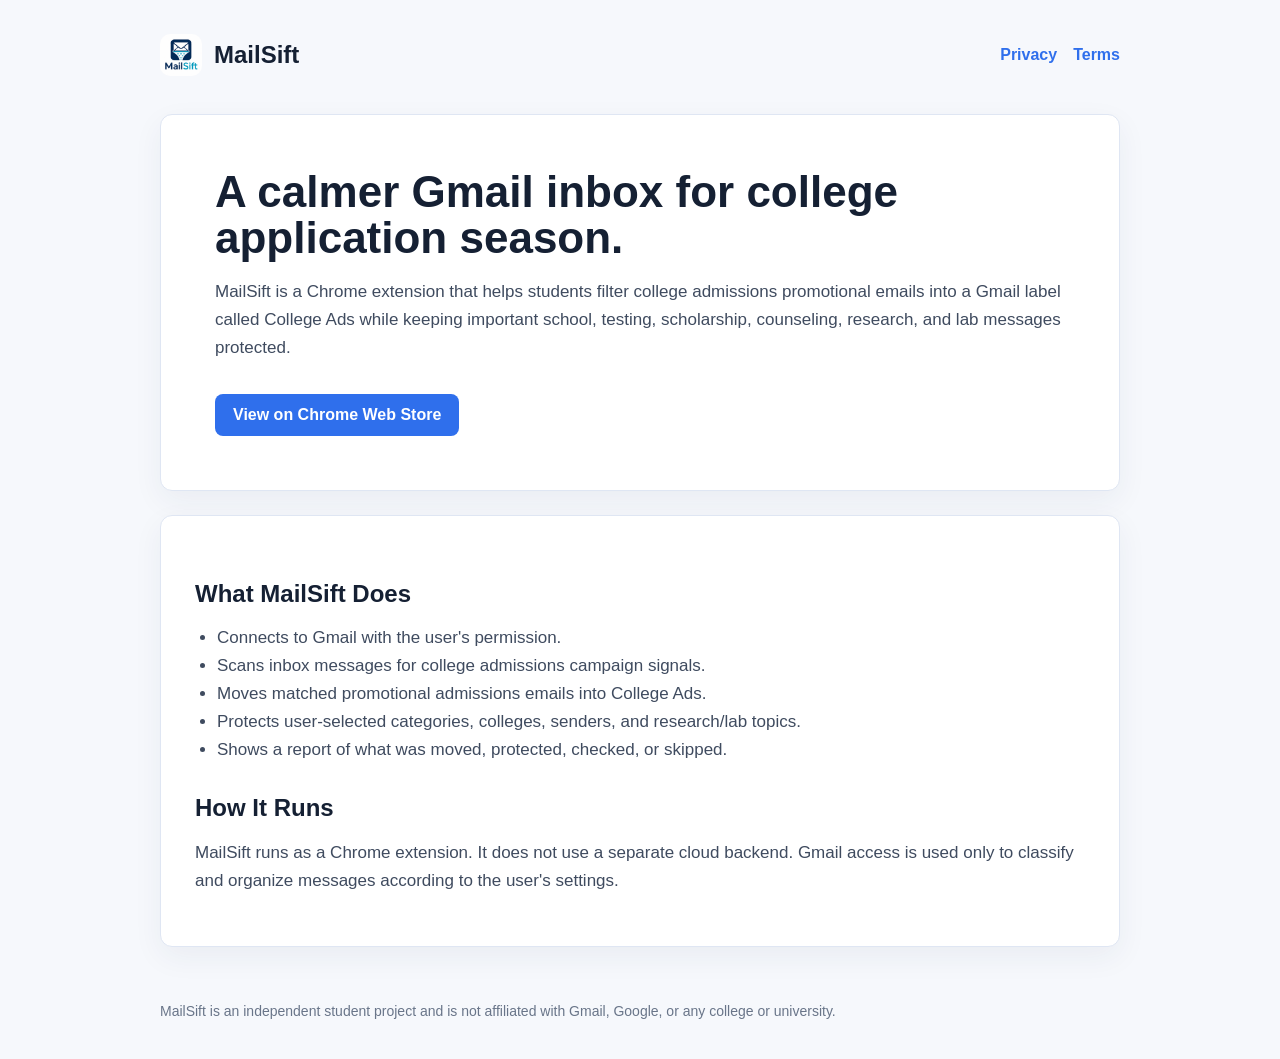
<file: docs/index.html>
﻿<!doctype html>
<html lang="en">
<head>
  <meta charset="utf-8">
  <meta name="viewport" content="width=device-width, initial-scale=1">
  <title>MailSift</title>
  <meta name="description" content="MailSift filters college admissions noise from Gmail while protecting important student emails.">
  <link rel="stylesheet" href="styles.css">
</head>
<body>
  <header>
    <div class="brand"><img src="icon128.png" alt="MailSift logo"> MailSift</div>
    <nav>
      <a href="privacy.html">Privacy</a>
      <a href="terms.html">Terms</a>
    </nav>
  </header>
  <main>
    <section class="hero">
      <h1>A calmer Gmail inbox for college application season.</h1>
      <p>MailSift is a Chrome extension that helps students filter college admissions promotional emails into a Gmail label called College Ads while keeping important school, testing, scholarship, counseling, research, and lab messages protected.</p>
      <a class="cta" href="https://chromewebstore.google.com/detail/fbmgepohnmjeclofdpljbmjhcjklojii">View on Chrome Web Store</a>
    </section>
    <section class="panel">
      <h2>What MailSift Does</h2>
      <ul>
        <li>Connects to Gmail with the user's permission.</li>
        <li>Scans inbox messages for college admissions campaign signals.</li>
        <li>Moves matched promotional admissions emails into College Ads.</li>
        <li>Protects user-selected categories, colleges, senders, and research/lab topics.</li>
        <li>Shows a report of what was moved, protected, checked, or skipped.</li>
      </ul>
      <h2>How It Runs</h2>
      <p>MailSift runs as a Chrome extension. It does not use a separate cloud backend. Gmail access is used only to classify and organize messages according to the user's settings.</p>
    </section>
  </main>
  <footer>MailSift is an independent student project and is not affiliated with Gmail, Google, or any college or university.</footer>
</body>
</html>
</file>
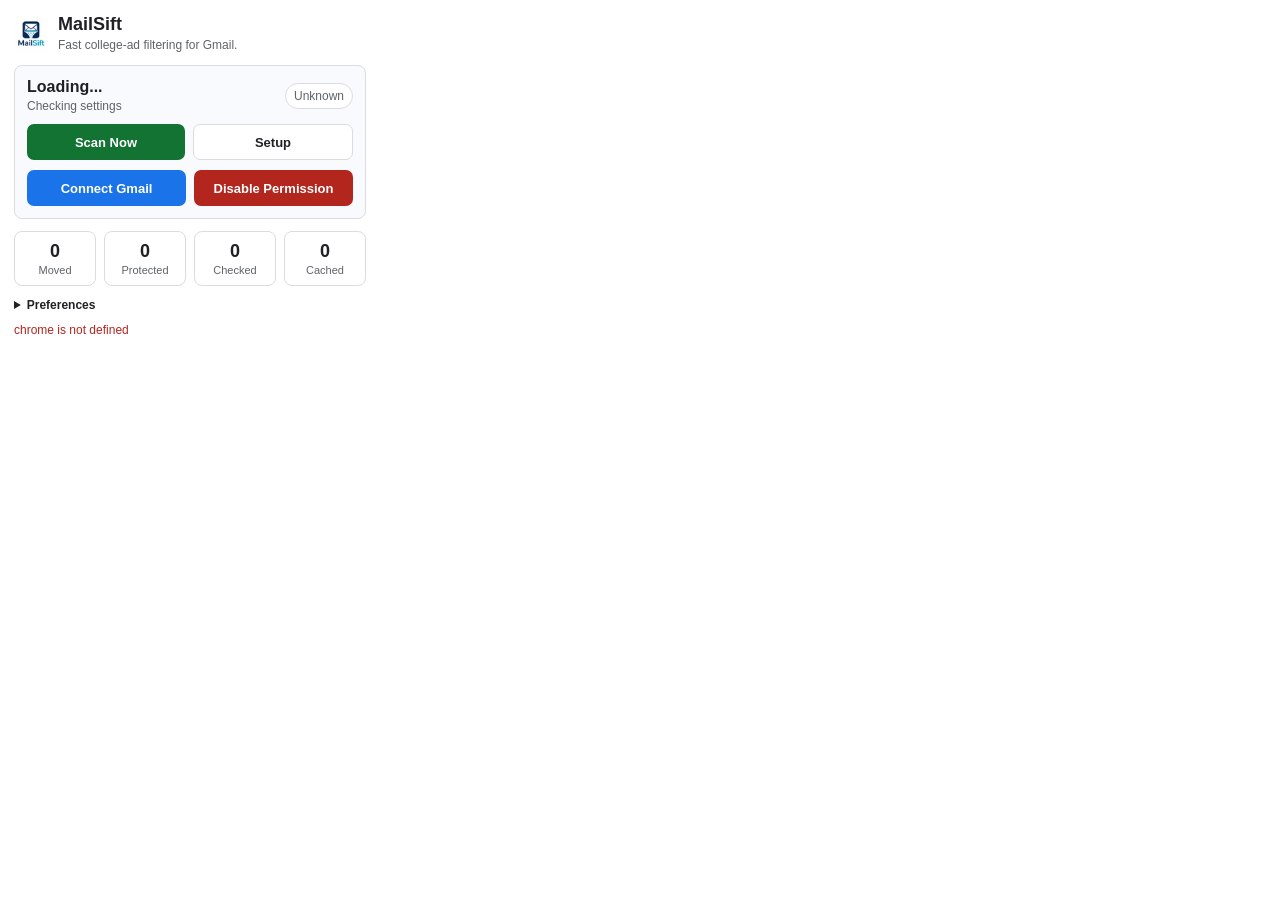
<file: popup.html>
﻿<!doctype html>
<html lang="en">
  <head>
    <meta charset="utf-8">
    <title>MailSift</title>
    <style>
      :root {
        --blue: #1a73e8;
        --green: #137333;
        --red: #b3261e;
        --ink: #202124;
        --muted: #5f6368;
        --line: #dadce0;
        --soft: #f8fafd;
      }

      * { box-sizing: border-box; }

      body {
        width: 380px;
        margin: 0;
        padding: 14px;
        font-family: Arial, sans-serif;
        color: var(--ink);
        background: #ffffff;
      }

      header {
        display: flex;
        align-items: center;
        gap: 10px;
        margin-bottom: 12px;
      }

      header img {
        width: 34px;
        height: 34px;
        border-radius: 8px;
      }

      h1, p { margin: 0; }

      h1 {
        font-size: 18px;
        font-weight: 700;
      }

      p {
        margin-top: 2px;
        font-size: 12px;
        line-height: 1.35;
        color: var(--muted);
      }

      .status-card {
        padding: 12px;
        border: 1px solid var(--line);
        border-radius: 8px;
        background: var(--soft);
      }

      .status-row {
        display: flex;
        justify-content: space-between;
        gap: 10px;
        align-items: center;
      }

      .pill {
        padding: 5px 8px;
        border-radius: 999px;
        background: #ffffff;
        color: var(--muted);
        font-size: 12px;
        border: 1px solid var(--line);
        white-space: nowrap;
      }

      .pill.on { color: var(--green); }
      .pill.off { color: var(--red); }

      .row {
        display: flex;
        gap: 8px;
        margin-top: 10px;
      }

      button {
        flex: 1;
        min-height: 36px;
        border: 0;
        border-radius: 7px;
        background: var(--blue);
        color: #ffffff;
        font-size: 13px;
        font-weight: 700;
        cursor: pointer;
      }

      button.secondary { background: var(--green); }
      button.danger { background: var(--red); }
      button.neutral { background: #5f6368; }
      button.ghost { background: #ffffff; color: var(--ink); border: 1px solid var(--line); }
      button:disabled { cursor: default; opacity: 0.55; }

      .metrics {
        display: grid;
        grid-template-columns: repeat(4, 1fr);
        gap: 8px;
        margin-top: 12px;
      }

      .metric {
        padding: 9px 6px;
        border: 1px solid var(--line);
        border-radius: 8px;
        text-align: center;
      }

      .metric strong {
        display: block;
        font-size: 18px;
      }

      .metric span {
        display: block;
        margin-top: 2px;
        color: var(--muted);
        font-size: 11px;
      }

      .section-title {
        margin-top: 14px;
        font-size: 12px;
        font-weight: 700;
      }

      .item-list {
        display: grid;
        gap: 8px;
        margin-top: 8px;
        max-height: 180px;
        overflow: auto;
      }

      .item {
        padding: 9px;
        border: 1px solid var(--line);
        border-radius: 8px;
      }

      .item strong {
        display: block;
        font-size: 12px;
        line-height: 1.25;
      }

      .item small {
        display: block;
        margin-top: 3px;
        color: var(--muted);
        font-size: 11px;
        line-height: 1.3;
      }

      details {
        margin-top: 12px;
      }

      summary {
        cursor: pointer;
        font-size: 12px;
        font-weight: 700;
      }

      textarea {
        width: 100%;
        min-height: 80px;
        margin-top: 8px;
        padding: 8px;
        border: 1px solid var(--line);
        border-radius: 7px;
        font-family: Arial, sans-serif;
        font-size: 12px;
        resize: vertical;
      }

      label.toggle {
        display: flex;
        align-items: center;
        gap: 8px;
        margin-top: 10px;
        color: var(--muted);
        font-size: 12px;
      }

      #status {
        margin-top: 10px;
        min-height: 18px;
        font-size: 12px;
        line-height: 1.4;
        color: var(--muted);
      }

      #status.success { color: var(--green); }
      #status.error { color: var(--red); }
    </style>
  </head>
  <body>
    <header>
      <img src="icons/icon48.png" alt="">
      <div>
        <h1>MailSift</h1>
        <p>Fast college-ad filtering for Gmail.</p>
      </div>
    </header>

    <section class="status-card">
      <div class="status-row">
        <div>
          <strong id="mainStatus">Loading...</strong>
          <p id="lastScanText">Checking settings</p>
        </div>
        <div id="connectedPill" class="pill">Unknown</div>
      </div>
      <div class="row">
        <button id="scanButton" class="secondary" type="button">Scan Now</button>
        <button id="setupButton" class="ghost" type="button">Setup</button>
      </div>
      <div class="row">
        <button id="connectButton" type="button">Connect Gmail</button>
        <button id="disconnectButton" class="danger" type="button">Disable Permission</button>
      </div>
    </section>

    <div class="metrics">
      <div class="metric"><strong id="movedCount">0</strong><span>Moved</span></div>
      <div class="metric"><strong id="protectedCount">0</strong><span>Protected</span></div>
      <div class="metric"><strong id="checkedCount">0</strong><span>Checked</span></div>
      <div class="metric"><strong id="skippedCount">0</strong><span>Cached</span></div>
    </div>

    <div id="reportSections"></div>

    <details>
      <summary>Preferences</summary>
      <label class="toggle">
        <input id="autoScanCheckbox" type="checkbox">
        Keep scanning while Gmail is open
      </label>
      <textarea id="protectedTerms" placeholder="Protected senders or phrases, one per line"></textarea>
      <div class="row">
        <button id="saveSettingsButton" class="neutral" type="button">Save Preferences</button>
      </div>
    </details>

    <div id="status" aria-live="polite"></div>
    <script src="popup.js"></script>
  </body>
</html>
</file>
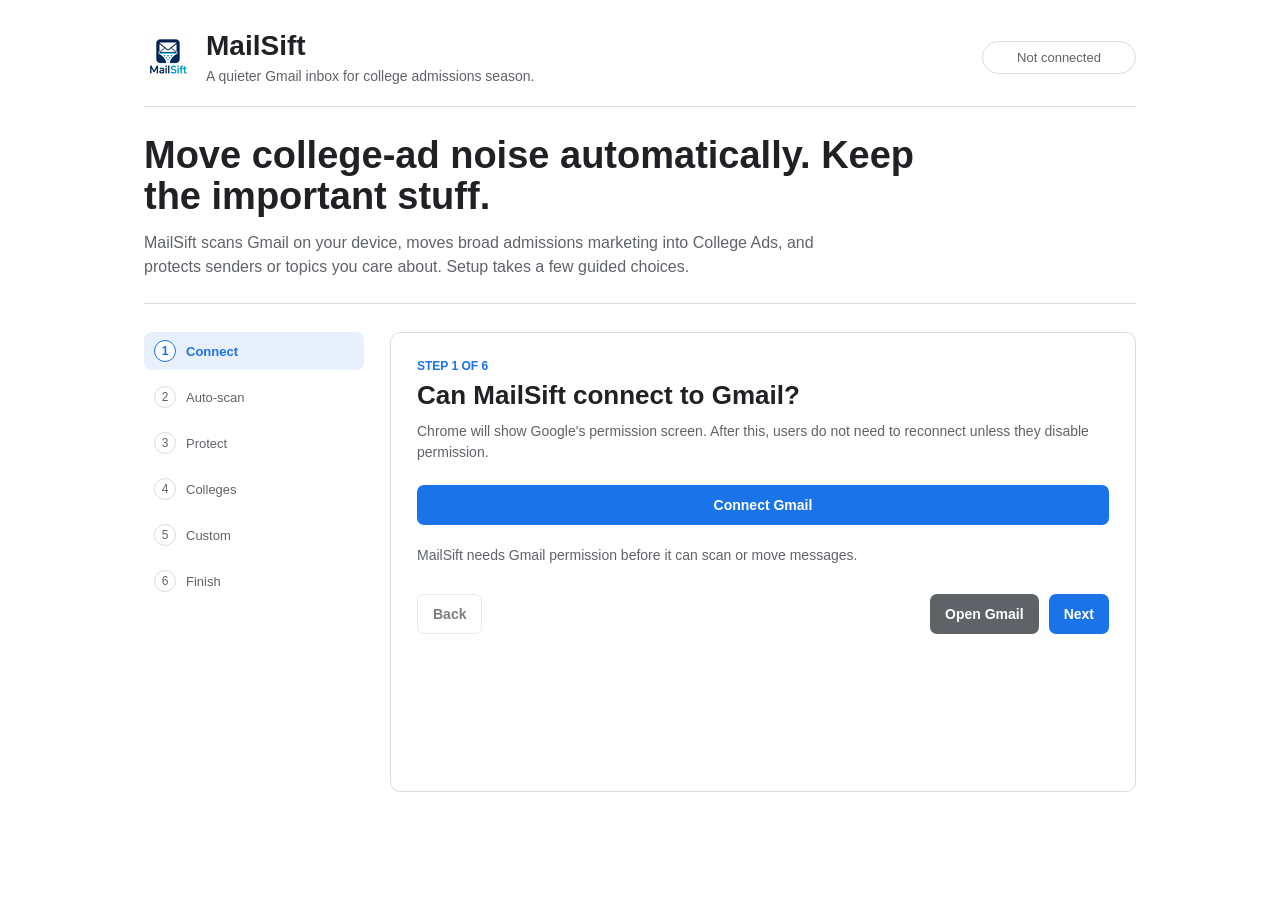
<file: welcome.html>
﻿<!doctype html>
<html lang="en">
  <head>
    <meta charset="utf-8">
    <meta name="viewport" content="width=device-width, initial-scale=1">
    <title>Set up MailSift</title>
    <style>
      :root {
        --blue: #1a73e8;
        --green: #137333;
        --ink: #202124;
        --muted: #5f6368;
        --line: #dadce0;
        --soft: #f8fafd;
        --selected: #e8f0fe;
      }

      * {
        box-sizing: border-box;
      }

      body {
        margin: 0;
        min-height: 100vh;
        font-family: Arial, sans-serif;
        color: var(--ink);
        background: #ffffff;
      }

      .shell {
        max-width: 1040px;
        margin: 0 auto;
        padding: 30px 24px 46px;
      }

      header {
        display: flex;
        align-items: center;
        justify-content: space-between;
        gap: 24px;
        padding-bottom: 22px;
        border-bottom: 1px solid var(--line);
      }

      .brand {
        display: flex;
        align-items: center;
        gap: 14px;
      }

      .brand img {
        width: 48px;
        height: 48px;
        border-radius: 10px;
      }

      h1, h2, h3, p {
        margin: 0;
      }

      h1 {
        font-size: 28px;
        line-height: 1.15;
      }

      .subhead {
        margin-top: 6px;
        color: var(--muted);
        font-size: 14px;
      }

      .status-pill {
        min-width: 154px;
        padding: 8px 12px;
        border: 1px solid var(--line);
        border-radius: 999px;
        color: var(--muted);
        font-size: 13px;
        text-align: center;
      }

      .intro {
        margin-top: 28px;
        padding-bottom: 24px;
        border-bottom: 1px solid var(--line);
      }

      .intro h2 {
        max-width: 820px;
        font-size: 38px;
        line-height: 1.08;
        letter-spacing: 0;
      }

      .intro p {
        max-width: 720px;
        margin-top: 14px;
        color: var(--muted);
        font-size: 16px;
        line-height: 1.5;
      }

      .wizard-shell {
        display: grid;
        grid-template-columns: 220px minmax(0, 1fr);
        gap: 26px;
        margin-top: 28px;
      }

      .progress {
        display: grid;
        gap: 8px;
        align-content: start;
      }

      .progress-step {
        display: flex;
        align-items: center;
        gap: 10px;
        min-height: 38px;
        padding: 8px 10px;
        border-radius: 8px;
        color: var(--muted);
        font-size: 13px;
      }

      .progress-step.active {
        background: var(--selected);
        color: var(--blue);
        font-weight: 700;
      }

      .progress-step.done {
        color: var(--green);
      }

      .dot {
        width: 22px;
        height: 22px;
        border-radius: 50%;
        display: grid;
        place-items: center;
        border: 1px solid var(--line);
        font-size: 12px;
        background: #ffffff;
        flex: 0 0 auto;
      }

      .progress-step.active .dot {
        border-color: var(--blue);
      }

      .progress-step.done .dot {
        border-color: var(--green);
      }

      .panel {
        min-height: 460px;
        padding: 26px;
        border: 1px solid var(--line);
        border-radius: 10px;
        background: #ffffff;
      }

      .eyebrow {
        color: var(--blue);
        font-size: 12px;
        font-weight: 700;
        text-transform: uppercase;
        letter-spacing: 0;
      }

      .question {
        margin-top: 8px;
        font-size: 26px;
        line-height: 1.15;
      }

      .helper {
        margin-top: 10px;
        color: var(--muted);
        font-size: 14px;
        line-height: 1.5;
      }

      .answers {
        display: grid;
        gap: 10px;
        margin-top: 22px;
      }

      .choice {
        display: grid;
        grid-template-columns: 20px minmax(0, 1fr);
        gap: 12px;
        align-items: start;
        padding: 14px;
        border: 1px solid var(--line);
        border-radius: 8px;
        background: #ffffff;
        cursor: pointer;
      }

      .choice:hover {
        border-color: var(--blue);
      }

      .choice input {
        margin-top: 2px;
      }

      .choice strong {
        display: block;
        font-size: 14px;
      }

      .choice span {
        display: block;
        margin-top: 4px;
        color: var(--muted);
        font-size: 13px;
        line-height: 1.35;
      }

      textarea, input[type="text"] {
        width: 100%;
        border: 1px solid var(--line);
        border-radius: 8px;
        padding: 12px;
        font-family: Arial, sans-serif;
        font-size: 14px;
      }

      textarea {
        min-height: 150px;
        resize: vertical;
      }

      .field-block {
        margin-top: 22px;
      }

      .hint {
        margin-top: 8px;
        color: var(--muted);
        font-size: 12px;
        line-height: 1.4;
      }

      .review {
        display: grid;
        gap: 12px;
        margin-top: 22px;
      }

      .review-row {
        padding: 13px;
        border-radius: 8px;
        background: var(--soft);
        font-size: 13px;
        line-height: 1.45;
      }

      .review-row strong {
        display: block;
        margin-bottom: 4px;
      }

      .button-row {
        display: flex;
        justify-content: space-between;
        gap: 12px;
        margin-top: 28px;
      }

      .button-group {
        display: flex;
        gap: 10px;
      }

      button {
        min-height: 40px;
        border: 0;
        border-radius: 7px;
        padding: 0 15px;
        background: var(--blue);
        color: #ffffff;
        font-size: 14px;
        font-weight: 700;
        cursor: pointer;
      }

      button.secondary {
        background: var(--green);
      }

      button.neutral {
        background: #5f6368;
      }

      button.ghost {
        border: 1px solid var(--line);
        background: #ffffff;
        color: var(--ink);
      }

      button:disabled {
        cursor: default;
        opacity: 0.58;
      }

      #message {
        min-height: 20px;
        margin-top: 16px;
        color: var(--muted);
        font-size: 13px;
        line-height: 1.4;
      }

      #message.success {
        color: var(--green);
      }

      #message.error {
        color: #b3261e;
      }

      @media (max-width: 820px) {
        header {
          display: block;
        }

        .status-pill {
          margin-top: 16px;
          text-align: left;
        }

        .intro h2 {
          font-size: 30px;
        }

        .wizard-shell {
          display: block;
        }

        .progress {
          grid-template-columns: repeat(3, minmax(0, 1fr));
          margin-bottom: 18px;
        }

        .progress-step {
          min-height: 32px;
          padding: 6px;
          font-size: 12px;
        }

        .panel {
          min-height: auto;
          padding: 20px;
        }
      }
    </style>
  </head>
  <body>
    <div class="shell">
      <header>
        <div class="brand">
          <img src="icons/icon48.png" alt="">
          <div>
            <h1>MailSift</h1>
            <p class="subhead">A quieter Gmail inbox for college admissions season.</p>
          </div>
        </div>
        <div id="connectionStatus" class="status-pill">Not connected</div>
      </header>

      <section class="intro">
        <h2>Move college-ad noise automatically. Keep the important stuff.</h2>
        <p>MailSift scans Gmail on your device, moves broad admissions marketing into College Ads, and protects senders or topics you care about. Setup takes a few guided choices.</p>
      </section>

      <main class="wizard-shell">
        <nav id="progress" class="progress" aria-label="Setup progress"></nav>

        <section class="panel" aria-live="polite">
          <div id="stepEyebrow" class="eyebrow"></div>
          <h2 id="stepQuestion" class="question"></h2>
          <p id="stepHelper" class="helper"></p>
          <div id="stepContent"></div>

          <div class="button-row">
            <button id="backButton" class="ghost" type="button">Back</button>
            <div class="button-group">
              <button id="openGmailButton" class="neutral" type="button">Open Gmail</button>
              <button id="nextButton" type="button">Next</button>
            </div>
          </div>

          <div id="message" aria-live="polite"></div>
        </section>
      </main>
    </div>
    <script src="welcome.js"></script>
  </body>
</html>
</file>
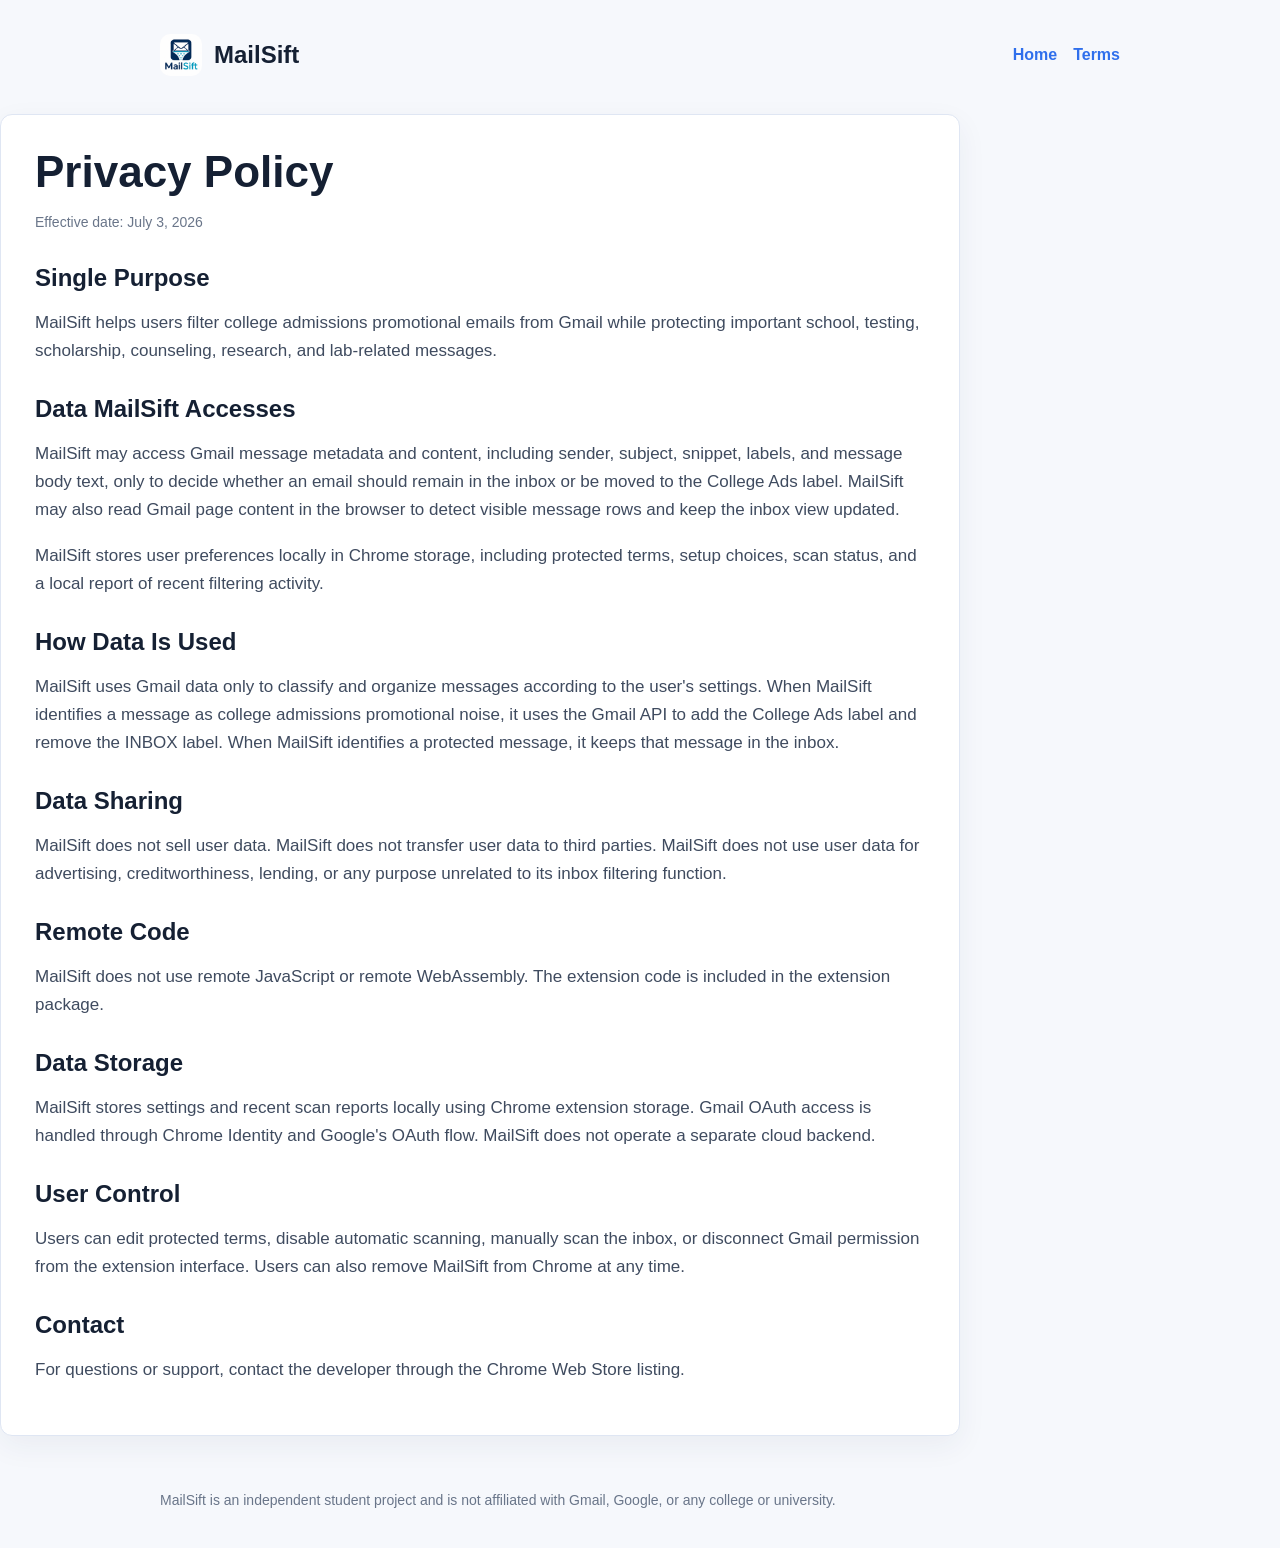
<file: docs/privacy.html>
﻿<!doctype html>
<html lang="en">
<head>
  <meta charset="utf-8">
  <meta name="viewport" content="width=device-width, initial-scale=1">
  <title>MailSift Privacy Policy</title>
  <link rel="stylesheet" href="styles.css">
</head>
<body>
  <header>
    <div class="brand"><img src="icon128.png" alt="MailSift logo"> MailSift</div>
    <nav><a href="index.html">Home</a><a href="terms.html">Terms</a></nav>
  </header>
  <main class="panel">
    <h1>Privacy Policy</h1>
    <p class="meta">Effective date: July 3, 2026</p>
    <h2>Single Purpose</h2>
    <p>MailSift helps users filter college admissions promotional emails from Gmail while protecting important school, testing, scholarship, counseling, research, and lab-related messages.</p>
    <h2>Data MailSift Accesses</h2>
    <p>MailSift may access Gmail message metadata and content, including sender, subject, snippet, labels, and message body text, only to decide whether an email should remain in the inbox or be moved to the College Ads label. MailSift may also read Gmail page content in the browser to detect visible message rows and keep the inbox view updated.</p>
    <p>MailSift stores user preferences locally in Chrome storage, including protected terms, setup choices, scan status, and a local report of recent filtering activity.</p>
    <h2>How Data Is Used</h2>
    <p>MailSift uses Gmail data only to classify and organize messages according to the user's settings. When MailSift identifies a message as college admissions promotional noise, it uses the Gmail API to add the College Ads label and remove the INBOX label. When MailSift identifies a protected message, it keeps that message in the inbox.</p>
    <h2>Data Sharing</h2>
    <p>MailSift does not sell user data. MailSift does not transfer user data to third parties. MailSift does not use user data for advertising, creditworthiness, lending, or any purpose unrelated to its inbox filtering function.</p>
    <h2>Remote Code</h2>
    <p>MailSift does not use remote JavaScript or remote WebAssembly. The extension code is included in the extension package.</p>
    <h2>Data Storage</h2>
    <p>MailSift stores settings and recent scan reports locally using Chrome extension storage. Gmail OAuth access is handled through Chrome Identity and Google's OAuth flow. MailSift does not operate a separate cloud backend.</p>
    <h2>User Control</h2>
    <p>Users can edit protected terms, disable automatic scanning, manually scan the inbox, or disconnect Gmail permission from the extension interface. Users can also remove MailSift from Chrome at any time.</p>
    <h2>Contact</h2>
    <p>For questions or support, contact the developer through the Chrome Web Store listing.</p>
  </main>
  <footer>MailSift is an independent student project and is not affiliated with Gmail, Google, or any college or university.</footer>
</body>
</html>
</file>
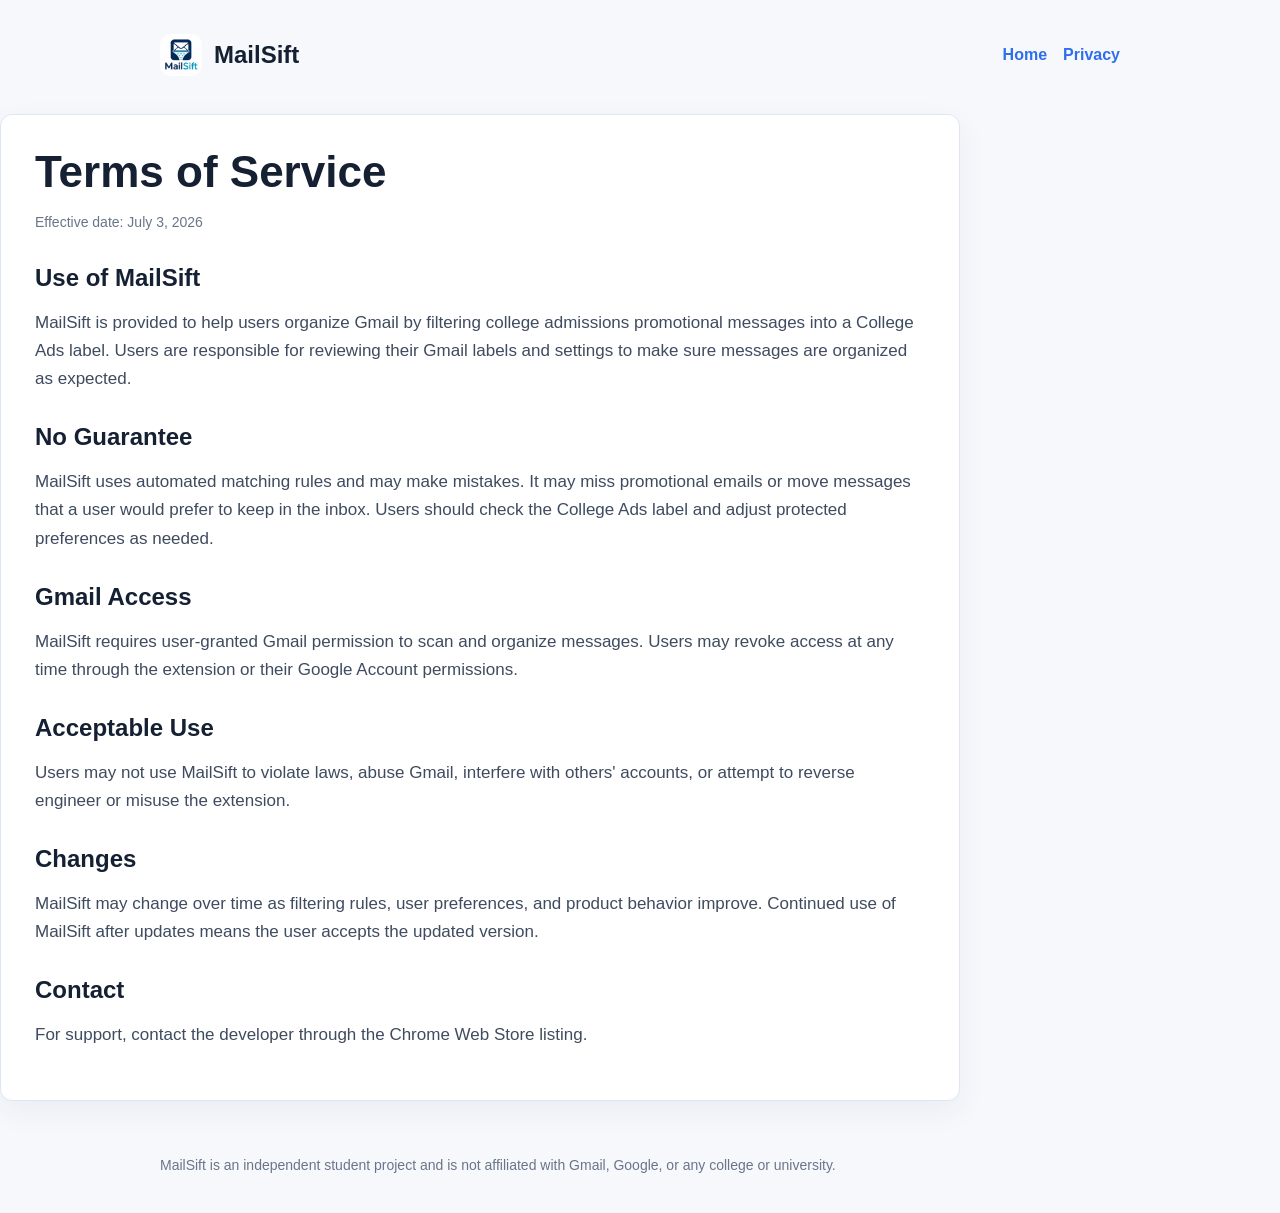
<file: docs/terms.html>
﻿<!doctype html>
<html lang="en">
<head>
  <meta charset="utf-8">
  <meta name="viewport" content="width=device-width, initial-scale=1">
  <title>MailSift Terms of Service</title>
  <link rel="stylesheet" href="styles.css">
</head>
<body>
  <header>
    <div class="brand"><img src="icon128.png" alt="MailSift logo"> MailSift</div>
    <nav><a href="index.html">Home</a><a href="privacy.html">Privacy</a></nav>
  </header>
  <main class="panel">
    <h1>Terms of Service</h1>
    <p class="meta">Effective date: July 3, 2026</p>
    <h2>Use of MailSift</h2>
    <p>MailSift is provided to help users organize Gmail by filtering college admissions promotional messages into a College Ads label. Users are responsible for reviewing their Gmail labels and settings to make sure messages are organized as expected.</p>
    <h2>No Guarantee</h2>
    <p>MailSift uses automated matching rules and may make mistakes. It may miss promotional emails or move messages that a user would prefer to keep in the inbox. Users should check the College Ads label and adjust protected preferences as needed.</p>
    <h2>Gmail Access</h2>
    <p>MailSift requires user-granted Gmail permission to scan and organize messages. Users may revoke access at any time through the extension or their Google Account permissions.</p>
    <h2>Acceptable Use</h2>
    <p>Users may not use MailSift to violate laws, abuse Gmail, interfere with others' accounts, or attempt to reverse engineer or misuse the extension.</p>
    <h2>Changes</h2>
    <p>MailSift may change over time as filtering rules, user preferences, and product behavior improve. Continued use of MailSift after updates means the user accepts the updated version.</p>
    <h2>Contact</h2>
    <p>For support, contact the developer through the Chrome Web Store listing.</p>
  </main>
  <footer>MailSift is an independent student project and is not affiliated with Gmail, Google, or any college or university.</footer>
</body>
</html>
</file>
<file: docs/styles.css>
﻿:root {
  color-scheme: light;
  font-family: Inter, Segoe UI, Arial, sans-serif;
  color: #152033;
  background: #f6f8fc;
}
* { box-sizing: border-box; }
body { margin: 0; background: #f6f8fc; }
header, main, footer { width: min(960px, calc(100% - 32px)); margin: 0 auto; }
header { padding: 34px 0 20px; display: flex; align-items: center; justify-content: space-between; gap: 20px; }
.brand { display: flex; align-items: center; gap: 12px; font-weight: 800; font-size: 24px; }
.brand img { width: 42px; height: 42px; border-radius: 10px; }
nav { display: flex; gap: 16px; flex-wrap: wrap; }
a { color: #2f6fec; text-decoration: none; font-weight: 650; }
a:hover { text-decoration: underline; }
.hero, .panel { background: #fff; border: 1px solid #dfe6f3; border-radius: 12px; box-shadow: 0 10px 30px rgba(30, 45, 80, 0.06); }
.hero { padding: 54px; margin: 18px 0 24px; }
h1 { font-size: 44px; line-height: 1.05; margin: 0 0 16px; letter-spacing: 0; }
h2 { font-size: 24px; margin: 30px 0 12px; }
p, li { font-size: 17px; line-height: 1.65; color: #3f4b5f; }
ul { padding-left: 22px; }
.cta { display: inline-flex; align-items: center; justify-content: center; margin-top: 14px; padding: 12px 18px; border-radius: 8px; background: #2f6fec; color: #fff; }
.cta:hover { text-decoration: none; background: #255dcc; }
.panel { padding: 34px; margin: 18px 0 32px; }
.meta { color: #697589; font-size: 14px; }
footer { color: #697589; padding: 24px 0 40px; font-size: 14px; }
@media (max-width: 640px) {
  header { align-items: flex-start; flex-direction: column; }
  .hero { padding: 30px; }
  h1 { font-size: 34px; }
}
</file>
